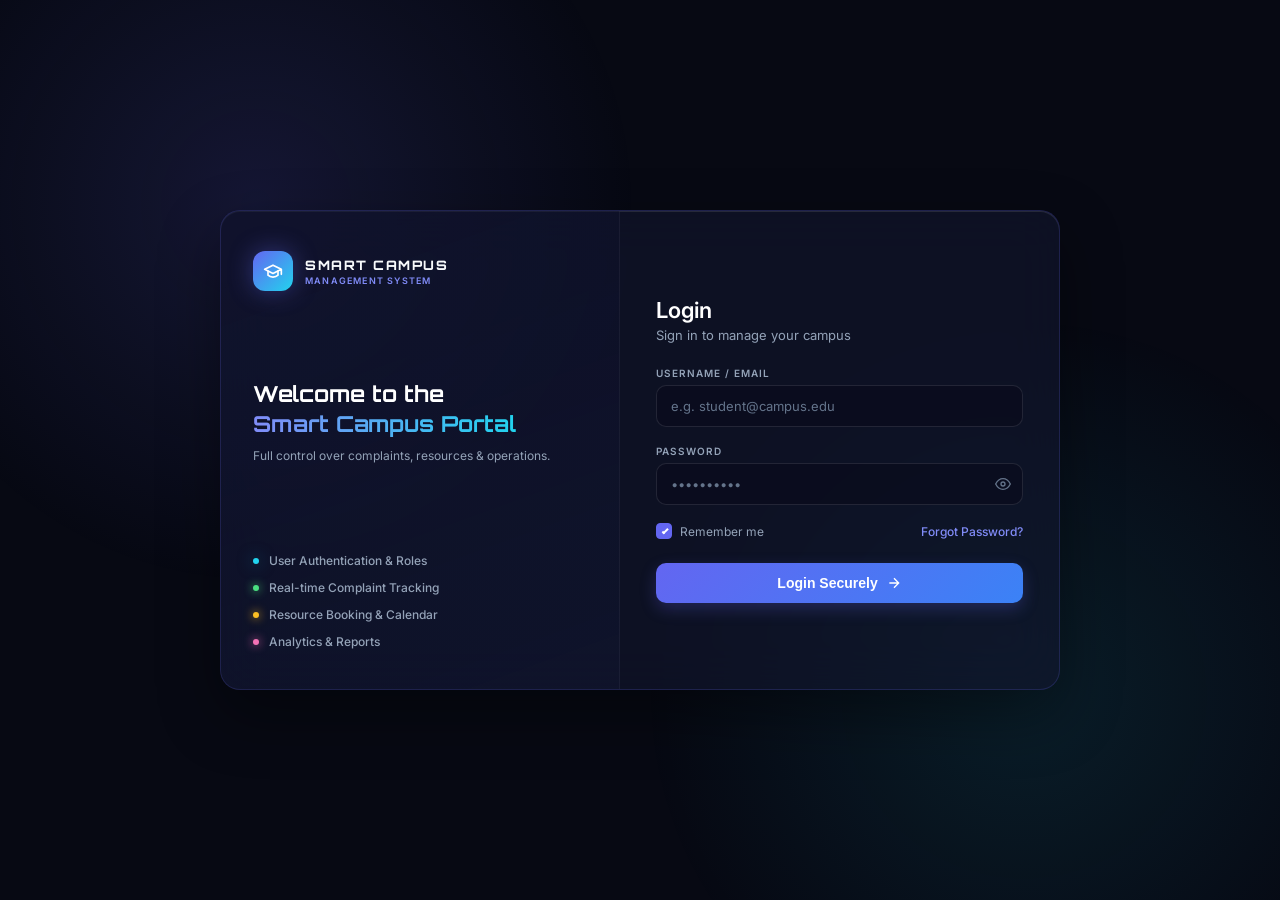
<file: admin/index.html>
<!DOCTYPE html>
<html lang="en" data-theme="dark">

<head>
    <meta charset="UTF-8">
    <meta name="viewport" content="width=device-width, initial-scale=1.0">
    <title>Smart Campus — Portal</title>
    <link rel="stylesheet" href="style.css">
    <link
        href="https://fonts.googleapis.com/css2?family=Orbitron:wght@400;600;800&family=Inter:wght@300;400;500;600&family=JetBrains+Mono:wght@400;500&display=swap"
        rel="stylesheet">
</head>

<body>
    <!-- Feature: Application Wrapper and Sidebar Navigation -->
    <div id="app">
        <aside class="sidebar">
            <div class="sidebar-logo">
                <div class="sidebar-logo-icon">🎓</div>
                <div>
                    <div class="sidebar-logo-text">Smart Campus</div>
                    <div class="sidebar-logo-sub">ADMIN PORTAL</div>
                </div>
            </div>
            <nav class="sidebar-nav">
                <div class="nav-section-label">Overview</div>
                <div class="nav-item active" onclick="showPage('dashboard',this)">
                    <span class="nav-icon">🏠</span><span>Home</span>
                </div>
                <div class="nav-section-label">Management</div>
                <div class="nav-item" onclick="showPage('complaints',this)">
                    <span class="nav-icon">📋</span><span>Complaint Management</span>
                    <span class="nav-badge" id="admin-sidebar-complaint-badge" style="display: none;"></span>
                </div>
                <div class="nav-item" onclick="showPage('resources',this)">
                    <span class="nav-icon">🏛️</span><span>Resource Management</span>
                </div>
                <div class="nav-item" onclick="showPage('approvals',this)">
                    <span class="nav-icon">✅</span><span>Booking Approval</span>
                    <span class="nav-badge" id="admin-sidebar-booking-badge" style="display: none;"></span>
                </div>
                <div class="nav-section-label">Analytics</div>
                <div class="nav-item" onclick="showPage('statistics',this)">
                    <span class="nav-icon">📊</span><span>View Statistics</span>
                </div>
                <div class="nav-item" onclick="showPage('notifications',this)">
                    <span class="nav-icon">🔔</span><span>Notifications</span>
                    <span class="nav-badge" id="admin-sidebar-notif-badge" style="display: none;"></span>
                </div>
                <div class="nav-section-label">System</div>
                <div class="nav-item" onclick="showPage('users',this)">
                    <span class="nav-icon">👥</span><span>User Management</span>
                </div>
                <div class="nav-item" onclick="showPage('settings',this)">
                    <span class="nav-icon">⚙️</span><span>Settings</span>
                </div>
            </nav>
            <div class="sidebar-bottom">
                <div class="admin-avatar">A</div>
                <div class="admin-info">
                    <div class="admin-name">Admin User</div>
                    <div class="admin-role">● Super Admin</div>
                </div>
                <div class="logout-btn tooltip" data-tip="Logout" onclick="doLogout()">⏻</div>
            </div>
        </aside>

        <!-- Feature: Top Header with Search and Theme Toggle -->
        <header class="header">
            <div class="header-title" id="header-title">DASHBOARD</div>
            <div class="header-search">
                <span style="color:var(--text3);font-size:14px">🔍</span>
                <input type="text" placeholder="Search complaints, resources..." id="global-search">
            </div>
            <div class="header-actions">
                <div class="header-btn tooltip" data-tip="Notifications" onclick="showPage('notifications',null)">
                    🔔 <span class="badge" id="header-notif-badge" style="display: none;"></span>
                </div>
                <div class="header-btn tooltip" data-tip="Settings" onclick="showPage('settings',null)">⚙️</div>
                <div class="theme-toggle" onclick="toggleTheme()">
                    <span id="theme-icon">🌙</span>
                    <div class="toggle-track" id="toggle-track">
                        <div class="toggle-thumb" id="toggle-thumb"></div>
                    </div>
                    <span id="theme-label">Dark</span>
                </div>
            </div>
        </header>

        <!-- Feature: Main Content Area -->
        <main class="main">

            <!-- Feature: Dashboard Overview Section -->
            <section class="page active" id="page-dashboard">
                <div class="page-header">
                    <div class="page-header-left">
                        <div class="page-eyebrow">OVERVIEW</div>
                        <div class="page-title">Resource Overview</div>
                        <div class="page-subtitle">Real-time campus operations dashboard</div>
                    </div>
                    <div class="page-actions">
                        <button class="btn btn-secondary btn-sm">📥 Export</button>
                    </div>
                </div>

                <div class="stats-grid">
                    <div class="stat-card scale-in"
                        style="--accent-color:var(--accent);--accent-bg:rgba(99,102,241,0.1);animation-delay:0s">
                        <div class="stat-icon">📋</div>
                        <div class="stat-value" id="admin-stat-total">0</div>
                        <div class="stat-label">Total Complaints</div>
                        <div class="stat-change" id="admin-trend-total" style="color: var(--text3);">● Live Data</div>
                    </div>
                    <div class="stat-card scale-in"
                        style="--accent-color:var(--yellow);--accent-bg:rgba(251,191,36,0.1);animation-delay:0.1s">
                        <div class="stat-icon">⏳</div>
                        <div class="stat-value" id="admin-stat-pending">0</div>
                        <div class="stat-label">Pending</div>
                        <div class="stat-change" id="admin-trend-pending" style="color: var(--text3);">● Live Data</div>
                    </div>
                    <div class="stat-card scale-in"
                        style="--accent-color:var(--green);--accent-bg:rgba(74,222,128,0.1);animation-delay:0.2s">
                        <div class="stat-icon">✅</div>
                        <div class="stat-value" id="admin-stat-resolved">0</div>
                        <div class="stat-label">Resolved</div>
                        <div class="stat-change" id="admin-trend-resolved" style="color: var(--text3);">● Live Data</div>
                    </div>
                    <div class="stat-card scale-in"
                        style="--accent-color:var(--red);--accent-bg:rgba(248,113,113,0.1);animation-delay:0.3s">
                        <div class="stat-icon">🏛️</div>
                        <div class="stat-value" id="admin-stat-bookings">0</div>
                        <div class="stat-label">Active Bookings</div>
                        <div class="stat-change" id="admin-trend-bookings" style="color: var(--text3);">● Live Data</div>
                    </div>
                </div>

                <div class="grid-2-1" style="margin-bottom:16px">
                    <div style="display:flex;flex-direction:column;gap:16px">
                        <div class="card">
                            <div class="card-title">Complaint Visualization</div>
                            <div style="display:flex;gap:24px;align-items:center">
                                <div style="position:relative;flex-shrink:0">
                                    <div class="donut-chart">
                                        <div class="donut-center"><span>53</span></div>
                                    </div>
                                </div>
                                <div class="donut-legend" style="flex:1">
                                    <div class="legend-item">
                                        <div class="legend-dot" style="background:var(--accent)"></div>Computer (35%)
                                    </div>
                                    <div class="legend-item">
                                        <div class="legend-dot" style="background:var(--cyan)"></div>Solar Lab (25%)
                                    </div>
                                    <div class="legend-item">
                                        <div class="legend-dot" style="background:var(--yellow)"></div>Classroom (20%)
                                    </div>
                                    <div class="legend-item">
                                        <div class="legend-dot" style="background:var(--pink)"></div>Projectors (20%)
                                    </div>
                                </div>
                            </div>
                        </div>
                        <div class="card">
                            <div class="card-title">Trend Chart</div>
                            <canvas id="trendChart" height="130"></canvas>
                        </div>
                    </div>

                    <div class="card" style="max-height:420px;overflow-y:auto">
                        <div class="card-title">Activity Feed <span
                                style="float:right;font-size:11px;color:var(--green);cursor:pointer">Live ●</span></div>
                        <div class="activity-list" id="activity-list"></div>
                    </div>
                </div>

                <div class="card" style="margin-bottom:16px">
                    <div class="card-title">System Updates in Progress</div>
                    <div id="progress-bars"></div>
                    <div class="live-feed">
                        <div class="live-feed-label">
                            <div class="live-dot"></div>Live Data Feed
                        </div>
                        <div class="live-text" id="live-text"></div>
                    </div>
                </div>
            </section>

            <!-- Feature: Complaint Management Interface -->
            <section class="page" id="page-complaints">
                <div class="page-header">
                    <div class="page-header-left">
                        <div class="page-eyebrow">COMPLAINTS</div>
                        <div class="page-title">Complaint Management</div>
                        <div class="page-subtitle" id="complaint-type-text">Showing all complaints</div>
                    </div>
                    <div class="page-actions">
                        <button class="btn btn-secondary btn-sm">📥 Export CSV</button>
                        <button class="btn btn-primary btn-sm" onclick="openModal('add-complaint-modal')">+ New
                            Complaint</button>
                    </div>
                </div>
                <div class="card">
                    <div class="filter-bar">
                        <div class="filter-search">
                            <span style="color:var(--text3)">🔍</span>
                            <input type="text" placeholder="Search by Complaint ID, resource..." id="complaint-search"
                                oninput="filterComplaints()">
                        </div>
                        <select class="filter-select" id="filter-category" onchange="filterComplaints()">
                            <option value="">All Categories</option>
                            <option>Computer</option>
                            <option>Classroom</option>
                            <option>Projector</option>
                            <option>3D Printer</option>
                            <option>Equipment</option>
                        </select>
                        <select class="filter-select" id="filter-status" onchange="filterComplaints()">
                            <option value="">All Statuses</option>
                            <option>Open</option>
                            <option>Assigned</option>
                            <option>Resolved</option>
                            <option>Escalated</option>
                            <option>Closed</option>
                        </select>
                        <select class="filter-select" id="filter-priority" onchange="filterComplaints()">
                            <option value="">All Priorities</option>
                            <option>High</option>
                            <option>Medium</option>
                            <option>Low</option>
                        </select>
                        <button class="btn btn-secondary btn-sm" onclick="resetFilters()">✕ Clear</button>
                    </div>
                    <div class="table-wrapper">
                        <table id="complaints-table">
                            <thead>
                                <tr>
                                    <th>Complaint ID</th>
                                    <th>Date & Time</th>
                                    <th>Type</th>
                                    <th>Resource</th>
                                    <th>Location</th>
                                    <th>Priority</th>
                                    <th>Status</th>
                                    <th>Actions</th>
                                </tr>
                            </thead>
                            <tbody id="complaints-tbody"></tbody>
                        </table>
                    </div>
                    <div class="pagination">
                        <div class="page-info" id="complaint-count"></div>
                        <div class="page-btn" onclick="changePage(-1)">‹</div>
                        <div class="page-btn active">1</div>
                        <div class="page-btn">2</div>
                        <div class="page-btn">3</div>
                        <div class="page-btn" onclick="changePage(1)">›</div>
                    </div>
                </div>
            </section>

            <!-- Feature: Resource Management Interface -->
            <section class="page" id="page-resources">
                <div class="page-header">
                    <div class="page-header-left">
                        <div class="page-eyebrow">RESOURCES</div>
                        <div class="page-title">Resource Management</div>
                        <div class="page-subtitle">Manage classrooms, labs, and equipment</div>
                    </div>
                    <div class="page-actions">
                        <button class="btn btn-secondary btn-sm">📊 Usage Report</button>
                        <button class="btn btn-primary btn-sm">+ Add Resource</button>
                    </div>
                </div>
                <div class="grid-2" style="margin-bottom:16px">
                    <div class="card">
                        <div class="cal-header">
                            <h3 id="cal-month-year">June 2026</h3>
                            <div style="display:flex;gap:12px;align-items:center">
                                <select class="filter-select" style="font-size:11px;padding:5px 8px">
                                    <option>All Resources</option>
                                    <option>Lab 1</option>
                                    <option>Projectors</option>
                                    <option>Lab 4</option>
                                </select>
                                <div class="cal-nav">
                                    <button class="cal-nav-btn" onclick="calNav(-1)">‹</button>
                                    <button class="cal-nav-btn" onclick="calNav(1)">›</button>
                                </div>
                            </div>
                        </div>
                        <div class="cal-grid" id="cal-grid"></div>
                    </div>
                    <div class="card">
                        <div class="card-title">Network / Transmission Status</div>
                        <canvas id="transmissionChart" height="180"></canvas>
                    </div>
                </div>
                <div id="admin-resources-container" style="display:flex;flex-direction:column;gap:16px;margin-bottom:16px;">
                </div>               
                <div class="grid-2">
                <div class="card">
                <div class="card-title">⚡ Quick Actions</div>
                <div style="display:grid;grid-template-columns:repeat(2,1fr);gap:12px">
                    <button class="btn btn-primary">
                        ➕ Add Resource
                    </button>
                    <button class="btn btn-secondary" onclick="showPage('complaints', null)">
                        📋 Complaints
                    </button>
                    <button class="btn btn-secondary" onclick="showPage('approvals', null)">
                        ✅ Booking Approval
                    </button>
                    <button class="btn btn-secondary" onclick="showPage('users', null)">
                        👥 Users
                    </button>
                    <button class="btn btn-secondary" onclick="showPage('notifications', null)">
                        🔔 Notifications
                    </button>
                    <button class="btn btn-secondary">
                        📊 Export Report
                    </button>
                </div>
            </div>
                    <div class="card">
                        <div style="display:flex;align-items:center;justify-content:space-between;margin-bottom:14px">
                            <div class="card-title" style="margin:0">PDF Generator</div>
                            <button class="btn btn-primary btn-sm" onclick="alert('PDF report generated!')">📄 Generate
                                PDF</button>
                        </div>
                        <div
                            style="background:var(--bg3);border:1px solid var(--border);border-radius:10px;padding:16px">
                            <canvas id="pdfPreviewChart" height="100"></canvas>
                            <div style="text-align:center;font-size:11px;color:var(--text3);margin-top:8px">Campus
                                Resource Utilization (Quarterly)</div>
                        </div>
                    </div>
                </div>
            </section>

            <!-- Feature: Booking Approvals Interface -->
            <section class="page" id="page-approvals">
                <div class="page-header">
                    <div class="page-header-left">
                        <div class="page-eyebrow">APPROVALS</div>
                        <div class="page-title">Booking Approval</div>
                        <div class="page-subtitle">Review and manage booking requests</div>
                    </div>
                </div>
                <div class="card">
                    <div class="table-wrapper">
                        <table>
                            <thead>
                                <tr>
                                    <th>Request ID</th>
                                    <th>Student</th>
                                    <th>Resource</th>
                                    <th>Date</th>
                                    <th>Time Slot</th>
                                    <th>Purpose</th>
                                    <th>Status</th>
                                    <th>Actions</th>
                                </tr>
                            </thead>
                            <tbody id="approvals-tbody"></tbody>
                        </table>
                    </div>
                </div>
            </section>

            <!-- Feature: Statistics and Analytics Dashboard -->
            <section class="page" id="page-statistics">
                <div class="page-header">
                    <div class="page-header-left">
                        <div class="page-eyebrow">ANALYTICS</div>
                        <div class="page-title">View Statistics</div>
                        <div class="page-subtitle">Comprehensive campus analytics</div>
                    </div>
                    <div class="page-actions">
                        <button class="btn btn-secondary btn-sm">📅 Last 30 Days</button>
                        <button class="btn btn-primary btn-sm">📥 Export Report</button>
                    </div>
                </div>
                <div class="stats-grid" style="margin-bottom:20px">
                    <div class="stat-card" style="--accent-color:var(--accent);--accent-bg:rgba(99,102,241,0.1)">
                        <div class="stat-icon">📈</div>
                        <div class="stat-value">94%</div>
                        <div class="stat-label">Resolution Rate</div>
                        <div class="stat-change up">↑ 6% vs last month</div>
                    </div>
                    <div class="stat-card" style="--accent-color:var(--cyan);--accent-bg:rgba(34,211,238,0.1)">
                        <div class="stat-icon">⚡</div>
                        <div class="stat-value">2.4h</div>
                        <div class="stat-label">Avg Response Time</div>
                        <div class="stat-change up">↓ 0.8h improved</div>
                    </div>
                    <div class="stat-card" style="--accent-color:var(--yellow);--accent-bg:rgba(251,191,36,0.1)">
                        <div class="stat-icon">⭐</div>
                        <div class="stat-value">4.7</div>
                        <div class="stat-label">Satisfaction Score</div>
                        <div class="stat-change up">↑ 0.2 this quarter</div>
                    </div>
                    <div class="stat-card" style="--accent-color:var(--green);--accent-bg:rgba(74,222,128,0.1)">
                        <div class="stat-icon">👥</div>
                        <div class="stat-value">284</div>
                        <div class="stat-label">Active Users</div>
                        <div class="stat-change up">↑ 18 new this week</div>
                    </div>
                </div>
                <div class="grid-2">
                    <div class="card">
                        <div class="card-title">Monthly Complaints Overview</div><canvas id="statsBarChart"
                            height="180"></canvas>
                    </div>
                    <div class="card">
                        <div class="card-title">Category Distribution</div><canvas id="statsPieChart"
                            height="180"></canvas>
                    </div>
                </div>
            </section>

            <!-- Feature: Notifications Interface -->
            <section class="page" id="page-notifications">
                <div class="page-header">
                    <div class="page-header-left">
                        <div class="page-eyebrow">ALERTS</div>
                        <div class="page-title">Notifications</div>
                        <div class="page-subtitle">Stay updated on campus activity</div>
                    </div>
                    <div class="page-actions">
                        <button class="btn btn-secondary btn-sm" onclick="markAllRead()">✓ Mark All Read</button>
                    </div>
                </div>
                <div id="notif-list"></div>
            </section>

            <!-- Feature: User Management Interface -->
            <section class="page" id="page-users">
                <div class="page-header">
                    <div class="page-header-left">
                        <div class="page-eyebrow">MANAGEMENT</div>
                        <div class="page-title">User Management</div>
                        <div class="page-subtitle">Students, staff, and administrators</div>
                    </div>
                    <div class="page-actions">
                        <button class="btn btn-primary btn-sm" onclick="openModal('add-user-modal')">+ Add User</button>
                    </div>
                </div>
                <div class="card">
                    <div class="filter-bar">
                        <div class="filter-search"><span style="color:var(--text3)">🔍</span><input type="text"
                                placeholder="Search users..."></div>
                        <select class="filter-select">
                            <option>All Roles</option>
                            <option>Student</option>
                            <option>Staff</option>
                            <option>Admin</option>
                        </select>
                    </div>
                    <div class="table-wrapper">
                        <table>
                            <thead>
                                <tr>
                                    <th>ID</th>
                                    <th>Name</th>
                                    <th>Email</th>
                                    <th>Role</th>
                                    <th>Joined</th>
                                    <th>Status</th>
                                    <th>Actions</th>
                                </tr>
                            </thead>
                            <tbody id="users-tbody"></tbody>
                        </table>
                    </div>
                </div>
            </section>

            <!-- Feature: System Settings Configuration -->
            <section class="page" id="page-settings">
                <div class="page-header">
                    <div class="page-header-left">
                        <div class="page-eyebrow">SYSTEM</div>
                        <div class="page-title">Settings</div>
                        <div class="page-subtitle">Configure your admin portal</div>
                    </div>
                </div>
                <div class="grid-2">
                    <div class="card">
                        <div class="card-title">Profile Settings</div>
                        <div class="profile-header" style="border:none;padding:0;margin-bottom:16px">
                            <div class="profile-avatar-large">A</div>
                            <div class="profile-info">
                                <div class="profile-name">Admin User</div>
                                <div class="profile-role">● Super Admin</div>
                                <div class="profile-meta"><span>📧 admin@campus.edu</span><span>🏛️ Campus HQ</span>
                                </div>
                            </div>
                        </div>
                        <div class="form-group" style="margin-bottom:12px"><label>DISPLAY NAME</label><input
                                class="form-input" value="Admin User"></div>
                        <div class="form-group" style="margin-bottom:12px"><label>EMAIL</label><input class="form-input"
                                value="admin@campus.edu"></div>
                        <button class="btn btn-primary" style="margin-top:8px">Save Changes</button>
                    </div>
                    <div class="card">
                        <div class="card-title">Notification Preferences</div>
                        <div style="display:flex;flex-direction:column;gap:14px">
                            <div
                                style="display:flex;justify-content:space-between;align-items:center;padding:12px;background:var(--bg3);border-radius:10px">
                                <div>
                                    <div style="font-size:13px;font-weight:500;color:var(--text)">Email Alerts</div>
                                    <div style="font-size:11px;color:var(--text3)">Receive complaint updates via email
                                    </div>
                                </div>
                                <div class="toggle-track on" onclick="this.classList.toggle('on')"
                                    style="cursor:pointer">
                                    <div class="toggle-thumb"></div>
                                </div>
                            </div>
                            <div
                                style="display:flex;justify-content:space-between;align-items:center;padding:12px;background:var(--bg3);border-radius:10px">
                                <div>
                                    <div style="font-size:13px;font-weight:500;color:var(--text)">Push Notifications
                                    </div>
                                    <div style="font-size:11px;color:var(--text3)">Browser notifications for new
                                        complaints</div>
                                </div>
                                <div class="toggle-track" onclick="this.classList.toggle('on')" style="cursor:pointer">
                                    <div class="toggle-thumb"></div>
                                </div>
                            </div>
                            <div
                                style="display:flex;justify-content:space-between;align-items:center;padding:12px;background:var(--bg3);border-radius:10px">
                                <div>
                                    <div style="font-size:13px;font-weight:500;color:var(--text)">Booking Approvals
                                    </div>
                                    <div style="font-size:11px;color:var(--text3)">Alert when new booking needs approval
                                    </div>
                                </div>
                                <div class="toggle-track on" onclick="this.classList.toggle('on')"
                                    style="cursor:pointer">
                                    <div class="toggle-thumb"></div>
                                </div>
                            </div>
                        </div>
                    </div>
                </div>
            </section>

        </main>
    </div>

    <!-- Feature: Modals for System Actions -->
    <div class="modal-overlay" id="add-complaint-modal">
        <div class="modal">
            <div class="modal-header">
                <div class="modal-title">📋 New Complaint</div>
                <button class="modal-close" onclick="closeModal('add-complaint-modal')">✕</button>
            </div>
            <div style="display:flex;flex-direction:column;gap:12px">
                <div class="form-group"><label>STUDENT ID</label><input class="form-input"
                        placeholder="e.g. STU-2024-001"></div>
                <div class="form-group"><label>CATEGORY</label>
                    <select class="form-input">
                        <option>Computer</option>
                        <option>Classroom</option>
                        <option>Projector</option>
                        <option>3D Printer</option>
                        <option>Equipment</option>
                    </select>
                </div>
                <div class="form-group"><label>RESOURCE</label><input class="form-input"
                        placeholder="e.g. Computer Lab 3"></div>
                <div class="form-group"><label>PRIORITY</label>
                    <select class="form-input">
                        <option>Low</option>
                        <option selected>Medium</option>
                        <option>High</option>
                    </select>
                </div>
                <div class="form-group"><label>DESCRIPTION</label><textarea class="form-input" rows="3"
                        placeholder="Describe the issue..."></textarea></div>
                <div style="display:flex;gap:10px;margin-top:4px">
                    <button class="btn btn-primary" style="flex:1" onclick="addComplaint()">Submit Complaint</button>
                    <button class="btn btn-secondary" onclick="closeModal('add-complaint-modal')">Cancel</button>
                </div>
            </div>
        </div>
    </div>

    <div class="modal-overlay" id="book-modal">
        <div class="modal">
            <div class="modal-header">
                <div class="modal-title">📅 Book Resource</div>
                <button class="modal-close" onclick="closeModal('book-modal')">✕</button>
            </div>
            <div style="display:flex;flex-direction:column;gap:12px">
                <div class="form-group"><label>RESOURCE TYPE</label>
                    <select class="form-input">
                        <option>Classroom</option>
                        <option>Computer Lab</option>
                        <option>3D Printer</option>
                        <option>Projector</option>
                        <option>Book Lab</option>
                    </select>
                </div>
                <div class="form-group"><label>DATE</label><input class="form-input" type="date"></div>
                <div class="form-group"><label>TIME SLOT</label>
                    <select class="form-input">
                        <option>08:00–10:00</option>
                        <option>10:00–12:00</option>
                        <option>13:00–15:00</option>
                        <option>15:00–17:00</option>
                    </select>
                </div>
                <div class="form-group"><label>PURPOSE</label><textarea class="form-input" rows="2"
                        placeholder="Purpose of booking..."></textarea></div>
                <div style="display:flex;gap:10px;margin-top:4px">
                    <button class="btn btn-primary" style="flex:1"
                        onclick="closeModal('book-modal');alert('Booking submitted for approval!')">Confirm
                        Booking</button>
                    <button class="btn btn-secondary" onclick="closeModal('book-modal')">Cancel</button>
                </div>
            </div>
        </div>
    </div>
    <div class="modal-overlay" id="add-user-modal">
    <div class="modal">
        <div class="modal-header">
            <div class="modal-title">👥 Add New Student</div>
            <button class="modal-close" onclick="closeModal('add-user-modal')">✕</button>
        </div>
        <div style="display:flex;flex-direction:column;gap:12px">
            <div class="form-group">
                <label>FULL NAME</label>
                <input type="text" id="newUserName" class="form-input" placeholder="e.g. John Doe">
            </div>
            <div class="form-group">
                <label>EMAIL</label>
                <input type="email" id="newUserEmail" class="form-input" placeholder="student@campus.edu">
            </div>
            <div class="form-group">
                <label>ROLL NUMBER</label>
                <div style="display: flex; gap: 8px;">
                    <select id="newUserBranch" class="form-input" style="width: 80px; padding: 12px 8px;">
                        <option value="IT">IT</option>
                        <option value="CS">CS</option>
                        <option value="EE">EE</option>
                        <option value="ME">ME</option>
                        <option value="CE">CE</option>
                    </select>
                    <input type="text" id="newUserYear" class="form-input" placeholder="YY" maxlength="2" style="width: 60px; text-align: center;">
                    <input type="text" id="newUserRollId" class="form-input" placeholder="No." maxlength="3" style="flex: 1;">
                </div>
            </div>
<div class="form-group">
    <label>TEMPORARY PASSWORD</label>
    <div class="password-wrapper">
        <input type="password" id="newUserPassword" class="form-input" placeholder="••••••••">
        <span class="password-toggle" id="toggle-new-user-pass" onclick="togglePassword('newUserPassword', 'toggle-new-user-pass')">👁️</span>
    </div>
</div>
            <div style="display:flex;gap:10px;margin-top:8px">
                <button class="btn btn-primary" style="flex:1" onclick="submitNewUser()">Create User</button>
                <button class="btn btn-secondary" onclick="closeModal('add-user-modal')">Cancel</button>
            </div>
        </div>
    </div>
</div>
    <script src="script.js"></script>
    
</body>

</html>
</file>
<file: admin/style.css>
/* Feature: Global UI Variables and Dark/Light Theme Switching */
:root {
    --bg: #0a0c1a;
    --bg2: #0f1228;
    --bg3: #151835;
    --card: #131630;
    --border: rgba(99, 102, 241, 0.18);
    --border2: rgba(99, 102, 241, 0.35);
    --accent: #6366f1;
    --accent2: #818cf8;
    --cyan: #22d3ee;
    --green: #4ade80;
    --yellow: #fbbf24;
    --red: #f87171;
    --pink: #f472b6;
    --text: #e2e8f0;
    --text2: #94a3b8;
    --text3: #64748b;
    --glow: 0 0 20px rgba(99, 102, 241, 0.35);
    --glow2: 0 0 40px rgba(34, 211, 238, 0.2);
    --sidebar: 240px;
    --header: 64px;
}

[data-theme="light"] {
    --bg: #f0f2ff;
    --bg2: #e8eaf8;
    --bg3: #dde0f5;
    --card: #ffffff;
    --border: rgba(99, 102, 241, 0.2);
    --border2: rgba(99, 102, 241, 0.4);
    --text: #1e1b4b;
    --text2: #4338ca;
    --text3: #6366f1;
    --glow: 0 4px 20px rgba(99, 102, 241, 0.15);
    --glow2: 0 4px 30px rgba(34, 211, 238, 0.1);
}

*,
*::before,
*::after {
    box-sizing: border-box;
    margin: 0;
    padding: 0;
}

body {
    font-family: 'Inter', sans-serif;
    background: var(--bg);
    color: var(--text);
    min-height: 100vh;
    overflow-x: hidden;
    transition: background 0.4s, color 0.4s;
}

/* Feature: Application Shell Framework Styling */
#app {
    display: block;
    min-height: 100vh;
}

.sidebar {
    position: fixed;
    left: 0;
    top: 0;
    bottom: 0;
    width: var(--sidebar);
    z-index: 100;
    background: linear-gradient(180deg, var(--bg2) 0%, var(--bg) 100%);
    border-right: 1px solid var(--border);
    display: flex;
    flex-direction: column;
    transition: width 0.3s ease;
    overflow: hidden;
}

.sidebar-logo {
    padding: 20px 20px 16px;
    display: flex;
    align-items: center;
    gap: 12px;
    border-bottom: 1px solid var(--border);
    flex-shrink: 0;
}

.sidebar-logo-icon {
    width: 40px;
    height: 40px;
    border-radius: 10px;
    flex-shrink: 0;
    background: linear-gradient(135deg, var(--accent), var(--cyan));
    display: flex;
    align-items: center;
    justify-content: center;
    font-size: 18px;
    box-shadow: var(--glow);
}

.sidebar-logo-text {
    font-family: 'Orbitron', sans-serif;
    font-size: 11px;
    font-weight: 700;
    letter-spacing: 1.5px;
    color: var(--accent2);
    line-height: 1.3;
}

.sidebar-logo-sub {
    font-size: 10px;
    color: var(--text3);
    letter-spacing: 1px;
}

.sidebar-nav {
    flex: 1;
    overflow-y: auto;
    padding: 12px 0;
}

.sidebar-nav::-webkit-scrollbar {
    width: 3px;
}

.sidebar-nav::-webkit-scrollbar-track {
    background: transparent;
}

.sidebar-nav::-webkit-scrollbar-thumb {
    background: var(--border2);
    border-radius: 2px;
}

.nav-section-label {
    font-size: 10px;
    font-weight: 600;
    letter-spacing: 1.5px;
    color: var(--text3);
    text-transform: uppercase;
    padding: 12px 20px 6px;
    white-space: nowrap;
}

.nav-item {
    display: flex;
    align-items: center;
    gap: 12px;
    padding: 10px 20px;
    cursor: pointer;
    border-radius: 0;
    transition: background 0.2s, color 0.2s;
    color: var(--text2);
    font-size: 13px;
    font-weight: 500;
    position: relative;
    white-space: nowrap;
    border-left: 3px solid transparent;
    margin: 1px 0;
}

.nav-item:hover {
    background: rgba(99, 102, 241, 0.08);
    color: var(--text);
}

.nav-item.active {
    background: rgba(99, 102, 241, 0.12);
    color: var(--accent2);
    border-left-color: var(--accent);
}

.nav-item.active::after {
    content: '';
    position: absolute;
    right: 0;
    top: 50%;
    transform: translateY(-50%);
    width: 3px;
    height: 20px;
    background: var(--accent);
    border-radius: 2px 0 0 2px;
}

.nav-icon {
    font-size: 16px;
    flex-shrink: 0;
    width: 20px;
    text-align: center;
}

.nav-badge {
    margin-left: auto;
    background: var(--red);
    color: white;
    font-size: 10px;
    font-weight: 700;
    padding: 2px 6px;
    border-radius: 10px;
    flex-shrink: 0;
}

.sidebar-bottom {
    padding: 16px 20px;
    border-top: 1px solid var(--border);
    display: flex;
    align-items: center;
    gap: 12px;
    flex-shrink: 0;
}

.admin-avatar {
    width: 36px;
    height: 36px;
    border-radius: 10px;
    flex-shrink: 0;
    background: linear-gradient(135deg, var(--accent), var(--pink));
    display: flex;
    align-items: center;
    justify-content: center;
    font-size: 14px;
    font-weight: 700;
    color: white;
}

.admin-info {
    flex: 1;
    min-width: 0;
}

.admin-name {
    font-size: 12px;
    font-weight: 600;
    color: var(--text);
    white-space: nowrap;
    overflow: hidden;
    text-overflow: ellipsis;
}

.admin-role {
    font-size: 10px;
    color: var(--green);
    font-weight: 500;
}

.logout-btn {
    font-size: 16px;
    cursor: pointer;
    color: var(--text3);
    transition: color 0.2s;
    padding: 4px;
}

.logout-btn:hover {
    color: var(--red);
}

.header {
    position: fixed;
    left: var(--sidebar);
    right: 0;
    top: 0;
    height: var(--header);
    background: rgba(10, 12, 26, 0.85);
    backdrop-filter: blur(20px);
    border-bottom: 1px solid var(--border);
    z-index: 90;
    display: flex;
    align-items: center;
    padding: 0 24px;
    gap: 16px;
}

[data-theme="light"] .header {
    background: rgba(240, 242, 255, 0.85);
}

.header-title {
    font-family: 'Orbitron', sans-serif;
    font-size: 14px;
    font-weight: 600;
    color: var(--accent2);
    letter-spacing: 1px;
    flex: 1;
}

.header-search {
    display: flex;
    align-items: center;
    gap: 8px;
    background: var(--bg3);
    border: 1px solid var(--border);
    border-radius: 10px;
    padding: 8px 14px;
    width: 240px;
    transition: border 0.3s;
}

.header-search:focus-within {
    border-color: var(--accent);
}

.header-search input {
    background: none;
    border: none;
    outline: none;
    color: var(--text);
    font-size: 13px;
    font-family: 'Inter', sans-serif;
    width: 100%;
}

.header-search input::placeholder {
    color: var(--text3);
}

.header-actions {
    display: flex;
    align-items: center;
    gap: 12px;
}

.header-btn {
    width: 36px;
    height: 36px;
    border-radius: 10px;
    background: var(--bg3);
    border: 1px solid var(--border);
    display: flex;
    align-items: center;
    justify-content: center;
    cursor: pointer;
    font-size: 16px;
    color: var(--text2);
    transition: background 0.2s, color 0.2s, border 0.2s;
    position: relative;
}

.header-btn:hover {
    background: rgba(99, 102, 241, 0.15);
    color: var(--accent2);
    border-color: var(--accent);
}

.header-btn .badge {
    position: absolute;
    top: -4px;
    right: -4px;
    width: 16px;
    height: 16px;
    border-radius: 50%;
    background: var(--red);
    color: white;
    font-size: 9px;
    font-weight: 700;
    display: flex;
    align-items: center;
    justify-content: center;
}

.theme-toggle {
    display: flex;
    align-items: center;
    gap: 8px;
    background: var(--bg3);
    border: 1px solid var(--border);
    border-radius: 20px;
    padding: 4px 12px;
    cursor: pointer;
    font-size: 13px;
    color: var(--text2);
    transition: all 0.3s;
    user-select: none;
}

.theme-toggle:hover {
    border-color: var(--accent);
    color: var(--text);
}

.toggle-track {
    width: 40px;
    height: 22px;
    border-radius: 11px;
    background: var(--bg);
    border: 1px solid var(--border);
    position: relative;
    transition: background 0.3s;
    flex-shrink: 0;
}

.toggle-track.on {
    background: linear-gradient(135deg, var(--accent), var(--cyan));
}

.toggle-thumb {
    position: absolute;
    top: 2px;
    left: 2px;
    width: 16px;
    height: 16px;
    border-radius: 50%;
    background: white;
    transition: left 0.3s;
    box-shadow: 0 2px 4px rgba(0, 0, 0, 0.3);
}

.toggle-track.on .toggle-thumb {
    left: 20px;
}

.main {
    margin-left: var(--sidebar);
    padding-top: var(--header);
    min-height: 100vh;
}

.page {
    display: none;
    padding: 28px 28px;
    animation: fadeIn 0.3s ease;
}

.page.active {
    display: block;
}

@keyframes fadeIn {
    from {
        opacity: 0;
        transform: translateY(8px);
    }

    to {
        opacity: 1;
        transform: translateY(0);
    }
}

/* Feature: Content and Navigation Block Aesthetics */
.page-header {
    display: flex;
    align-items: flex-start;
    justify-content: space-between;
    margin-bottom: 24px;
}

.page-header-left {}

.page-eyebrow {
    font-size: 11px;
    font-weight: 600;
    letter-spacing: 2px;
    text-transform: uppercase;
    color: var(--cyan);
    margin-bottom: 6px;
}

.page-title {
    font-family: 'Orbitron', sans-serif;
    font-size: 22px;
    font-weight: 700;
    color: var(--text);
}

.page-subtitle {
    font-size: 13px;
    color: var(--text3);
    margin-top: 4px;
}

.page-actions {
    display: flex;
    gap: 10px;
    align-items: center;
}

.btn {
    display: inline-flex;
    align-items: center;
    gap: 8px;
    padding: 9px 18px;
    border-radius: 10px;
    font-size: 13px;
    font-weight: 500;
    cursor: pointer;
    border: 1px solid transparent;
    transition: all 0.2s;
    font-family: 'Inter', sans-serif;
    white-space: nowrap;
}

.btn-primary {
    background: linear-gradient(135deg, var(--accent), var(--cyan));
    color: white;
    border-color: transparent;
}

.btn-primary:hover {
    transform: translateY(-1px);
    box-shadow: 0 6px 20px rgba(99, 102, 241, 0.4);
}

.btn-secondary {
    background: var(--bg3);
    color: var(--text2);
    border-color: var(--border);
}

.btn-secondary:hover {
    border-color: var(--accent);
    color: var(--text);
}

.btn-danger {
    background: rgba(248, 113, 113, 0.1);
    color: var(--red);
    border-color: rgba(248, 113, 113, 0.3);
}

.btn-sm {
    padding: 6px 12px;
    font-size: 12px;
}

/* Feature: Modular Card Interfaces for Page Data */
.card {
    background: var(--card);
    border: 1px solid var(--border);
    border-radius: 16px;
    padding: 20px;
    transition: border 0.3s;
}

.card:hover {
    border-color: var(--border2);
}

.card-title {
    font-size: 13px;
    font-weight: 600;
    color: var(--text2);
    margin-bottom: 16px;
    letter-spacing: 0.3px;
}

.card-title span {
    color: var(--accent2);
}

.stats-grid {
    display: grid;
    grid-template-columns: repeat(4, 1fr);
    gap: 16px;
    margin-bottom: 24px;
}

.stat-card {
    background: var(--card);
    border: 1px solid var(--border);
    border-radius: 16px;
    padding: 20px;
    display: flex;
    flex-direction: column;
    gap: 8px;
    position: relative;
    overflow: hidden;
    transition: transform 0.2s, border 0.3s, box-shadow 0.3s;
}

.stat-card:hover {
    transform: translateY(-2px);
    border-color: var(--border2);
    box-shadow: var(--glow);
}

.stat-card::before {
    content: '';
    position: absolute;
    bottom: -20px;
    right: -20px;
    width: 80px;
    height: 80px;
    border-radius: 50%;
    background: var(--accent-color, var(--accent));
    opacity: 0.06;
    transition: opacity 0.3s;
}

.stat-card:hover::before {
    opacity: 0.12;
}

.stat-icon {
    width: 40px;
    height: 40px;
    border-radius: 10px;
    display: flex;
    align-items: center;
    justify-content: center;
    font-size: 18px;
    background: var(--accent-bg, rgba(99, 102, 241, 0.1));
    margin-bottom: 4px;
}

.stat-value {
    font-family: 'Orbitron', sans-serif;
    font-size: 26px;
    font-weight: 700;
    color: var(--text);
    line-height: 1;
}

.stat-label {
    font-size: 12px;
    color: var(--text3);
}

.stat-change {
    font-size: 11px;
    font-weight: 600;
    display: flex;
    align-items: center;
    gap: 4px;
}

.stat-change.up {
    color: var(--green);
}

.stat-change.down {
    color: var(--red);
}

.grid-2 {
    display: grid;
    grid-template-columns: 1fr 1fr;
    gap: 16px;
}

.grid-3 {
    display: grid;
    grid-template-columns: repeat(3, 1fr);
    gap: 16px;
}

.grid-2-1 {
    display: grid;
    grid-template-columns: 2fr 1fr;
    gap: 16px;
}

.grid-1-2 {
    display: grid;
    grid-template-columns: 1fr 2fr;
    gap: 16px;
}

.chart-area {
    position: relative;
    height: 200px;
    margin-top: 8px;
}

canvas {
    max-width: 100%;
}

/* Feature: Animated Elements for Feed and Indicators */
.activity-list {
    display: flex;
    flex-direction: column;
    gap: 0;
}

.activity-item {
    display: flex;
    gap: 12px;
    padding: 12px 0;
    border-bottom: 1px solid var(--border);
    animation: slideIn 0.3s ease;
}

.activity-item:last-child {
    border-bottom: none;
}

@keyframes slideIn {
    from {
        opacity: 0;
        transform: translateX(-10px);
    }

    to {
        opacity: 1;
        transform: translateX(0);
    }
}

.activity-dot {
    width: 8px;
    height: 8px;
    border-radius: 50;
    flex-shrink: 0;
    margin-top: 5px;
    background: var(--accent);
    box-shadow: 0 0 8px var(--accent);
}

.activity-dot.green {
    background: var(--green);
    box-shadow: 0 0 8px var(--green);
}

.activity-dot.yellow {
    background: var(--yellow);
    box-shadow: 0 0 8px var(--yellow);
}

.activity-dot.red {
    background: var(--red);
    box-shadow: 0 0 8px var(--red);
}

.activity-text {
    font-size: 12px;
    color: var(--text2);
    line-height: 1.5;
}

.activity-text strong {
    color: var(--text);
    font-weight: 600;
}

.activity-time {
    font-size: 11px;
    color: var(--text3);
    margin-top: 2px;
}

.progress-container {
    margin-bottom: 16px;
}

.progress-label {
    display: flex;
    justify-content: space-between;
    margin-bottom: 8px;
    font-size: 12px;
    color: var(--text2);
}

.progress-bar {
    height: 8px;
    background: var(--bg3);
    border-radius: 4px;
    overflow: hidden;
}

.progress-fill {
    height: 100%;
    border-radius: 4px;
    background: linear-gradient(90deg, var(--accent), var(--cyan));
    transition: width 1.5s cubic-bezier(0.4, 0, 0.2, 1);
    position: relative;
    overflow: hidden;
}

.progress-fill::after {
    content: '';
    position: absolute;
    inset: 0;
    background: linear-gradient(90deg, transparent, rgba(255, 255, 255, 0.3), transparent);
    animation: shimmer 2s infinite;
}

@keyframes shimmer {
    0% {
        transform: translateX(-100%);
    }

    100% {
        transform: translateX(100%);
    }
}

/* Feature: Responsive Datatable Rendering */
.table-wrapper {
    overflow-x: auto;
    margin-top: 4px;
}

table {
    width: 100%;
    border-collapse: collapse;
    font-size: 13px;
}

th {
    padding: 10px 14px;
    text-align: left;
    font-size: 11px;
    font-weight: 600;
    letter-spacing: 0.5px;
    color: var(--text3);
    text-transform: uppercase;
    border-bottom: 1px solid var(--border);
    white-space: nowrap;
}

td {
    padding: 11px 14px;
    border-bottom: 1px solid rgba(99, 102, 241, 0.06);
    color: var(--text2);
    vertical-align: middle;
}

tr:last-child td {
    border-bottom: none;
}

tr:hover td {
    background: rgba(99, 102, 241, 0.04);
}

.status-pill {
    display: inline-flex;
    align-items: center;
    gap: 5px;
    padding: 3px 10px;
    border-radius: 20px;
    font-size: 11px;
    font-weight: 600;
}

.status-pill::before {
    content: '';
    width: 5px;
    height: 5px;
    border-radius: 50%;
    background: currentColor;
}

.status-open {
    background: rgba(251, 191, 36, 0.12);
    color: var(--yellow);
}

.status-assigned {
    background: rgba(99, 102, 241, 0.12);
    color: var(--accent2);
}

.status-resolved {
    background: rgba(74, 222, 128, 0.12);
    color: var(--green);
}

.status-escalated {
    background: rgba(248, 113, 113, 0.12);
    color: var(--red);
}

.status-closed {
    background: rgba(100, 116, 139, 0.12);
    color: var(--text3);
}

.priority-high {
    color: var(--red);
    font-weight: 600;
    font-size: 11px;
}

.priority-medium {
    color: var(--yellow);
    font-weight: 600;
    font-size: 11px;
}

.priority-low {
    color: var(--green);
    font-weight: 600;
    font-size: 11px;
}

.filter-bar {
    display: flex;
    gap: 10px;
    margin-bottom: 16px;
    flex-wrap: wrap;
    align-items: center;
}

.filter-select {
    background: var(--bg3);
    border: 1px solid var(--border);
    border-radius: 8px;
    padding: 7px 12px;
    color: var(--text);
    font-size: 13px;
    outline: none;
    cursor: pointer;
    font-family: 'Inter', sans-serif;
    transition: border 0.2s;
}

.filter-select:focus {
    border-color: var(--accent);
}

[data-theme="light"] .filter-select option {
    background: #f0f2ff;
    color: #1e1b4b;
}

.filter-search {
    display: flex;
    align-items: center;
    gap: 8px;
    background: var(--bg3);
    border: 1px solid var(--border);
    border-radius: 8px;
    padding: 7px 12px;
    flex: 1;
    min-width: 200px;
    transition: border 0.2s;
}

.filter-search:focus-within {
    border-color: var(--accent);
}

.filter-search input {
    background: none;
    border: none;
    outline: none;
    color: var(--text);
    font-size: 13px;
    font-family: 'Inter', sans-serif;
    width: 100%;
}

.filter-search input::placeholder {
    color: var(--text3);
}

.pagination {
    display: flex;
    align-items: center;
    gap: 8px;
    justify-content: flex-end;
    margin-top: 16px;
}

.page-info {
    font-size: 12px;
    color: var(--text3);
    flex: 1;
}

.page-btn {
    width: 32px;
    height: 32px;
    border-radius: 8px;
    background: var(--bg3);
    border: 1px solid var(--border);
    color: var(--text2);
    font-size: 12px;
    cursor: pointer;
    display: flex;
    align-items: center;
    justify-content: center;
    transition: all 0.2s;
}

.page-btn:hover,
.page-btn.active {
    background: var(--accent);
    color: white;
    border-color: var(--accent);
}

/* Feature: Display System for Custom Calendar Objects */
.cal-header {
    display: flex;
    align-items: center;
    justify-content: space-between;
    margin-bottom: 16px;
}

.cal-header h3 {
    font-size: 14px;
    font-weight: 600;
    color: var(--text);
}

.cal-nav {
    display: flex;
    gap: 6px;
}

.cal-nav-btn {
    width: 28px;
    height: 28px;
    border-radius: 7px;
    background: var(--bg3);
    border: 1px solid var(--border);
    color: var(--text2);
    cursor: pointer;
    font-size: 12px;
    display: flex;
    align-items: center;
    justify-content: center;
    transition: all 0.2s;
}

.cal-nav-btn:hover {
    border-color: var(--accent);
    color: var(--accent2);
}

.cal-grid {
    display: grid;
    grid-template-columns: repeat(7, 1fr);
    gap: 4px;
}

.cal-day-label {
    text-align: center;
    font-size: 10px;
    font-weight: 600;
    color: var(--text3);
    padding: 4px;
}

.cal-day {
    text-align: center;
    padding: 8px 4px;
    border-radius: 8px;
    font-size: 12px;
    color: var(--text2);
    cursor: pointer;
    transition: all 0.2s;
    position: relative;
}

.cal-day:hover {
    background: rgba(99, 102, 241, 0.1);
    color: var(--text);
}

.cal-day.today {
    background: linear-gradient(135deg, var(--accent), var(--cyan));
    color: white;
    font-weight: 700;
}

.cal-day.has-booking::after {
    content: '';
    position: absolute;
    bottom: 2px;
    left: 50%;
    transform: translateX(-50%);
    width: 4px;
    height: 4px;
    border-radius: 50%;
    background: var(--green);
}

.cal-day.booked::after {
    background: var(--yellow);
}

.cal-day.empty {
    cursor: default;
}

.booking-grid {
    display: grid;
    grid-template-columns: repeat(3, 1fr);
    gap: 14px;
}

.booking-card {
    background: var(--bg3);
    border: 1px solid var(--border);
    border-radius: 12px;
    padding: 16px;
    cursor: pointer;
    transition: all 0.2s;
    position: relative;
    overflow: hidden;
}

.booking-card:hover {
    border-color: var(--border2);
    transform: translateY(-2px);
    box-shadow: var(--glow);
}

.booking-card-type {
    font-size: 10px;
    font-weight: 600;
    letter-spacing: 1px;
    text-transform: uppercase;
    color: var(--cyan);
    margin-bottom: 6px;
}

.booking-card-name {
    font-size: 14px;
    font-weight: 600;
    color: var(--text);
    margin-bottom: 4px;
}

.booking-card-details {
    font-size: 11px;
    color: var(--text3);
}

.booking-available {
    display: flex;
    align-items: center;
    gap: 5px;
    margin-top: 10px;
    font-size: 11px;
}

.avail-dot {
    width: 7px;
    height: 7px;
    border-radius: 50%;
}

.avail-dot.available {
    background: var(--green);
    box-shadow: 0 0 6px var(--green);
}

.avail-dot.busy {
    background: var(--red);
}

.avail-dot.partial {
    background: var(--yellow);
}

.notif-item {
    display: flex;
    gap: 12px;
    padding: 14px;
    background: var(--bg3);
    border: 1px solid var(--border);
    border-radius: 12px;
    margin-bottom: 10px;
    cursor: pointer;
    transition: all 0.2s;
}

.notif-item:hover {
    border-color: var(--border2);
}

.notif-item.unread {
    border-left: 3px solid var(--accent);
}

.notif-icon {
    width: 38px;
    height: 38px;
    border-radius: 10px;
    display: flex;
    align-items: center;
    justify-content: center;
    font-size: 16px;
    flex-shrink: 0;
}

.notif-content {
    flex: 1;
}

.notif-title {
    font-size: 13px;
    font-weight: 600;
    color: var(--text);
    margin-bottom: 3px;
}

.notif-msg {
    font-size: 12px;
    color: var(--text2);
    line-height: 1.5;
}

.notif-time {
    font-size: 11px;
    color: var(--text3);
    margin-top: 4px;
}

.notif-unread-badge {
    width: 8px;
    height: 8px;
    border-radius: 50%;
    background: var(--accent);
    flex-shrink: 0;
    margin-top: 6px;
    box-shadow: 0 0 8px var(--accent);
}

.profile-header {
    display: flex;
    gap: 24px;
    align-items: center;
    background: var(--card);
    border: 1px solid var(--border);
    border-radius: 16px;
    padding: 28px;
    margin-bottom: 20px;
}

.profile-avatar-large {
    width: 80px;
    height: 80px;
    border-radius: 20px;
    flex-shrink: 0;
    background: linear-gradient(135deg, var(--accent), var(--pink));
    display: flex;
    align-items: center;
    justify-content: center;
    font-size: 32px;
    font-weight: 700;
    color: white;
    box-shadow: var(--glow);
}

.profile-info {
    flex: 1;
}

.profile-name {
    font-size: 22px;
    font-weight: 700;
    color: var(--text);
    margin-bottom: 4px;
}

.profile-role {
    font-size: 13px;
    color: var(--green);
    font-weight: 500;
    margin-bottom: 8px;
}

.profile-meta {
    display: flex;
    gap: 20px;
    font-size: 12px;
    color: var(--text3);
}

.profile-meta span {
    display: flex;
    align-items: center;
    gap: 5px;
}

.live-feed {
    background: var(--bg3);
    border: 1px solid var(--border);
    border-radius: 12px;
    padding: 14px 18px;
    font-family: 'JetBrains Mono', monospace;
    font-size: 12px;
    color: var(--green);
    position: relative;
    overflow: hidden;
    margin-top: 16px;
}

.live-feed-label {
    font-size: 10px;
    font-weight: 600;
    letter-spacing: 1.5px;
    text-transform: uppercase;
    color: var(--text3);
    margin-bottom: 6px;
    display: flex;
    align-items: center;
    gap: 6px;
}

.live-dot {
    width: 6px;
    height: 6px;
    border-radius: 50%;
    background: var(--green);
    animation: pulse 1.5s infinite;
}

@keyframes pulse {

    0%,
    100% {
        opacity: 1;
        transform: scale(1);
    }

    50% {
        opacity: 0.5;
        transform: scale(0.8);
    }
}

.live-text {
    overflow: hidden;
    white-space: nowrap;
}

.type-cursor {
    display: inline-block;
    width: 2px;
    height: 1em;
    background: var(--cyan);
    margin-left: 2px;
    vertical-align: text-top;
    animation: blink 1s infinite;
}

@keyframes blink {

    0%,
    50% {
        opacity: 1;
    }

    51%,
    100% {
        opacity: 0;
    }
}

.scale-in {
    animation: scaleIn 0.5s cubic-bezier(0.34, 1.56, 0.64, 1) forwards;
}

@keyframes scaleIn {
    from {
        opacity: 0;
        transform: scale(0.7);
    }

    to {
        opacity: 1;
        transform: scale(1);
    }
}

.donut-chart {
    width: 140px;
    height: 140px;
    border-radius: 50%;
    margin: 0 auto 16px;
    background: conic-gradient(var(--accent) 0deg 126deg,
            var(--cyan) 126deg 216deg,
            var(--yellow) 216deg 288deg,
            var(--pink) 288deg 360deg);
    position: relative;
}

.donut-chart::after {
    content: '';
    position: absolute;
    inset: 28px;
    border-radius: 50%;
    background: var(--card);
}

.donut-center {
    position: absolute;
    inset: 0;
    display: flex;
    align-items: center;
    justify-content: center;
    z-index: 1;
}

.donut-center span {
    font-family: 'Orbitron', sans-serif;
    font-size: 22px;
    font-weight: 700;
    color: var(--text);
}

.donut-legend {
    display: flex;
    flex-direction: column;
    gap: 8px;
    margin-top: 8px;
}

.legend-item {
    display: flex;
    align-items: center;
    gap: 8px;
    font-size: 12px;
    color: var(--text2);
}

.legend-dot {
    width: 8px;
    height: 8px;
    border-radius: 2px;
    flex-shrink: 0;
}

.tooltip {
    position: relative;
}

.tooltip::after {
    content: attr(data-tip);
    position: absolute;
    bottom: 110%;
    left: 50%;
    transform: translateX(-50%);
    background: var(--bg3);
    border: 1px solid var(--border2);
    color: var(--text);
    font-size: 11px;
    padding: 5px 10px;
    border-radius: 6px;
    white-space: nowrap;
    pointer-events: none;
    opacity: 0;
    transition: opacity 0.2s;
}

.tooltip:hover::after {
    opacity: 1;
}

/* Feature: Global Layered Modal Control Elements */
.modal-overlay {
    position: fixed;
    inset: 0;
    z-index: 500;
    background: rgba(0, 0, 0, 0.7);
    backdrop-filter: blur(6px);
    display: flex;
    align-items: center;
    justify-content: center;
    opacity: 0;
    pointer-events: none;
    transition: opacity 0.3s;
}

.modal-overlay.open {
    opacity: 1;
    pointer-events: all;
}

.modal {
    background: var(--card);
    border: 1px solid var(--border2);
    border-radius: 20px;
    padding: 28px;
    width: min(500px, 90vw);
    transform: scale(0.95);
    transition: transform 0.3s;
    box-shadow: 0 0 60px rgba(99, 102, 241, 0.2);
}

.modal-overlay.open .modal {
    transform: scale(1);
}

.modal-header {
    display: flex;
    align-items: center;
    justify-content: space-between;
    margin-bottom: 20px;
}

.modal-title {
    font-size: 16px;
    font-weight: 700;
    color: var(--text);
}

.modal-close {
    width: 30px;
    height: 30px;
    border-radius: 8px;
    background: var(--bg3);
    border: 1px solid var(--border);
    color: var(--text3);
    cursor: pointer;
    display: flex;
    align-items: center;
    justify-content: center;
    transition: all 0.2s;
    font-size: 16px;
}

.modal-close:hover {
    color: var(--red);
    border-color: var(--red);
}

.stats-mini {
    display: flex;
    gap: 8px;
    flex-wrap: wrap;
    margin-top: 8px;
}

.mini-badge {
    font-size: 11px;
    padding: 4px 10px;
    border-radius: 20px;
    font-weight: 600;
}

.main::-webkit-scrollbar {
    width: 5px;
}

.main::-webkit-scrollbar-track {
    background: transparent;
}

.main::-webkit-scrollbar-thumb {
    background: var(--border);
    border-radius: 3px;
}

@media(max-width:900px) {
    :root {
        --sidebar: 64px;
    }

    .sidebar-logo-text,
    .sidebar-logo-sub,
    .nav-section-label,
    .nav-item span,
    .nav-badge,
    .admin-info {
        display: none;
    }

    .nav-item {
        justify-content: center;
        padding: 12px;
    }

    .sidebar-bottom {
        justify-content: center;
    }

    .logout-btn {
        display: none;
    }

    .stats-grid {
        grid-template-columns: repeat(2, 1fr);
    }

    .grid-2,
    .grid-2-1,
    .grid-1-2 {
        grid-template-columns: 1fr;
    }

    .booking-grid {
        grid-template-columns: repeat(2, 1fr);
    }

    .header-search {
        display: none;
    }
}

.password-wrapper {
    position: relative;
    display: flex;
    align-items: center;
    width: 100%;
}

.password-wrapper input {
    width: 100%;
    padding-right: 40px; 
}

.password-toggle {
    position: absolute;
    right: 12px;
    cursor: pointer;
    color: var(--text3);
    font-size: 16px;
    user-select: none;
    transition: color 0.2s;
}

.password-toggle:hover {
    color: var(--accent);
}
</file>
<file: login_frontend/login.css>
/* Feature: Color Variables for Global Authentication Theme */
:root {
    --bg-dark: #070913;
    --card-bg: rgba(18, 22, 45, 0.65);
    --card-border: rgba(99, 102, 241, 0.2);
    --input-bg: rgba(10, 13, 30, 0.8);
    --input-border: rgba(255, 255, 255, 0.1);
    
    --accent: #6366f1;
    --accent-hover: #4f46e5;
    --accent-light: #818cf8;
    
    --cyan: #22d3ee;
    --green: #4ade80;
    --yellow: #fbbf24;
    --red: #f87171;
    --pink: #f472b6;
    
    --text-main: #f8fafc;
    --text-muted: #94a3b8;
    --text-darker: #64748b;
    
    --glow-primary: 0 0 24px rgba(99, 102, 241, 0.4);
    --glow-cyan: 0 0 16px rgba(34, 211, 238, 0.5);
    
    --transition: all 0.3s cubic-bezier(0.4, 0, 0.2, 1);
}

*, *::before, *::after {
    box-sizing: border-box;
    margin: 0;
    padding: 0;
}

body {
    font-family: 'Inter', sans-serif;
    background-color: var(--bg-dark);
    color: var(--text-main);
    min-height: 100vh;
    overflow: hidden;
    -webkit-font-smoothing: antialiased;
}

/* Feature: Animated Gradient Visual Effect Layers */
#login-screen {
    position: fixed;
    inset: 0;
    display: flex;
    align-items: center;
    justify-content: center;
    z-index: 10;
}

.ambient-glow {
    position: absolute;
    width: 60vw;
    height: 60vw;
    background: radial-gradient(circle, rgba(99,102,241,0.15) 0%, rgba(0,0,0,0) 70%);
    top: -20%;
    left: -10%;
    z-index: 1;
    pointer-events: none;
}

.ambient-glow.glow-2 {
    background: radial-gradient(circle, rgba(34,211,238,0.1) 0%, rgba(0,0,0,0) 70%);
    top: auto;
    bottom: -20%;
    left: auto;
    right: -10%;
}

.login-bg-stars {
    position: absolute;
    inset: 0;
    z-index: 2;
    pointer-events: none;
}

.star {
    position: absolute;
    border-radius: 50%;
    background: #fff;
    opacity: 0;
    animation: twinkle var(--d) var(--del) infinite ease-in-out;
}

@keyframes twinkle {
    0%, 100% { opacity: 0; transform: scale(0.5); }
    50% { opacity: var(--op); transform: scale(1); }
}

/* Feature: Core Authentication Interface Logic and Glassmorphism */
.login-card {
    position: relative;
    z-index: 10;
    display: grid;
    grid-template-columns: 1fr 1.1fr;
    width: min(840px, 90vw); 
    min-height: 480px;       
    border-radius: 20px;     
    background: var(--card-bg);
    backdrop-filter: blur(24px);
    -webkit-backdrop-filter: blur(24px);
    border: 1px solid var(--card-border);
    box-shadow: 0 24px 60px rgba(0, 0, 0, 0.4), 
                inset 0 1px 0 rgba(255, 255, 255, 0.1);
    overflow: hidden;
    
    animation: cardEntrance 0.8s cubic-bezier(0.16, 1, 0.3, 1) forwards,
               loginFloat 6s ease-in-out 0.8s infinite;
}

@keyframes cardEntrance {
    from { opacity: 0; transform: translateY(30px) scale(0.98); }
    to { opacity: 1; transform: translateY(0) scale(1); }
}

@keyframes loginFloat {
    0%, 100% { transform: translateY(0); }
    50% { transform: translateY(-8px); }
}

.login-left {
    background: linear-gradient(160deg, rgba(14, 16, 42, 0.5) 0%, rgba(20, 25, 59, 0.3) 100%);
    padding: 40px 32px;
    display: flex;
    flex-direction: column;
    justify-content: space-between;
    border-right: 1px solid rgba(255, 255, 255, 0.05);
}

.login-logo {
    display: flex;
    align-items: center;
    gap: 12px;
}

.login-logo-icon {
    width: 40px; 
    height: 40px;
    border-radius: 12px;
    background: linear-gradient(135deg, var(--accent), var(--cyan));
    display: flex;
    align-items: center;
    justify-content: center;
    box-shadow: var(--glow-primary);
    color: white;
}

.login-logo-icon svg { width: 20px; height: 20px; }

.login-logo-text {
    font-family: 'Orbitron', sans-serif;
    font-size: 13px; 
    font-weight: 800;
    letter-spacing: 1.5px;
    color: var(--text-main);
    text-transform: uppercase;
}

.login-logo-sub {
    font-size: 9px;
    color: var(--accent-light);
    letter-spacing: 1.2px;
    margin-top: 2px;
    font-weight: 600;
}

.hero-text-wrapper { margin-top: 1.5rem; }

.login-title {
    font-family: 'Orbitron', sans-serif;
    font-size: 22px; 
    font-weight: 700;
    color: white;
    line-height: 1.35;
    margin-bottom: 8px;
}

.login-title span {
    background: linear-gradient(to right, var(--accent-light), var(--cyan));
    -webkit-background-clip: text;
    -webkit-text-fill-color: transparent;
}

.login-subtitle { font-size: 12px; color: var(--text-muted); line-height: 1.5; }

.login-features { display: flex; flex-direction: column; gap: 12px; margin-top: 1.5rem;}

.login-feature {
    display: flex;
    align-items: center;
    gap: 10px;
    font-size: 12px; 
    color: var(--text-muted);
    font-weight: 500;
}

.login-feature-dot {
    width: 6px;
    height: 6px;
    border-radius: 50%;
}
.login-feature-dot.cyan { background: var(--cyan); box-shadow: var(--glow-cyan); }
.login-feature-dot.green { background: var(--green); box-shadow: 0 0 10px var(--green); }
.login-feature-dot.yellow { background: var(--yellow); box-shadow: 0 0 10px var(--yellow); }
.login-feature-dot.pink { background: var(--pink); box-shadow: 0 0 10px var(--pink); }


.login-right {
    padding: 40px 36px; 
    display: flex;
    flex-direction: column;
    justify-content: center;
}

.form-header { margin-bottom: 24px; } 
.form-header h2 { font-size: 22px; font-weight: 600; color: white; margin-bottom: 4px; }
.form-header p { font-size: 13px; color: var(--text-muted); }

.form-group { margin-bottom: 18px; position: relative; } 

.form-group label {
    display: block;
    font-size: 10px;
    font-weight: 600;
    color: var(--text-muted);
    letter-spacing: 1px;
    margin-bottom: 6px;
    text-transform: uppercase;
}

.form-input {
    width: 100%;
    background: var(--input-bg);
    border: 1px solid var(--input-border);
    border-radius: 10px;
    padding: 12px 14px; 
    color: white;
    font-size: 13px;    
    font-family: inherit;
    transition: var(--transition);
}

.form-input::placeholder { color: var(--text-darker); }

.form-input:focus {
    outline: none;
    border-color: var(--accent);
    background: rgba(14, 18, 42, 0.9);
    box-shadow: 0 0 0 3px rgba(99, 102, 241, 0.15);
}

.password-wrapper { position: relative; }
.password-wrapper input { padding-right: 40px; }
.password-toggle {
    position: absolute;
    right: 12px;
    top: 50%;
    transform: translateY(-50%);
    background: none;
    border: none;
    color: var(--text-darker);
    cursor: pointer;
    transition: var(--transition);
    display: flex;
    align-items: center;
    justify-content: center;
}
.password-toggle svg { width: 16px; height: 16px; } 
.password-toggle:hover { color: var(--cyan); }

.form-actions {
    display: flex;
    justify-content: space-between;
    align-items: center;
    margin-bottom: 24px;
}

.login-check {
    display: flex;
    align-items: center;
    gap: 8px;
    font-size: 12px;
    color: var(--text-muted);
    cursor: pointer;
    user-select: none;
}
.login-check input { display: none; }
.checkmark {
    width: 16px;
    height: 16px;
    border-radius: 4px;
    border: 1px solid var(--input-border);
    background: var(--input-bg);
    display: flex;
    align-items: center;
    justify-content: center;
    transition: var(--transition);
}
.login-check input:checked ~ .checkmark {
    background: var(--accent);
    border-color: var(--accent);
}
.login-check input:checked ~ .checkmark::after {
    content: '';
    width: 3px;
    height: 7px;
    border: solid white;
    border-width: 0 2px 2px 0;
    transform: rotate(45deg) translateY(-1px);
}

.forgot {
    font-size: 12px;
    color: var(--accent-light);
    cursor: pointer;
    font-weight: 500;
    position: relative;
    z-index: 20; 
    transition: var(--transition);
}
.forgot:hover { color: var(--cyan); text-decoration: underline; }

.btn-primary {
    width: 100%;
    background: linear-gradient(135deg, var(--accent), #3b82f6);
    border: none;
    border-radius: 10px;
    padding: 12px; 
    color: white;
    font-size: 14px; 
    font-weight: 600;
    cursor: pointer;
    transition: var(--transition);
    display: flex;
    align-items: center;
    justify-content: center;
    gap: 8px;
    box-shadow: 0 6px 16px rgba(99, 102, 241, 0.25);
}

.btn-primary svg { width: 16px; height: 16px; }

.btn-primary:hover {
    transform: translateY(-2px);
    box-shadow: 0 10px 24px rgba(99, 102, 241, 0.4);
    background: linear-gradient(135deg, var(--accent-hover), #2563eb);
}

/* Feature: Multi-step OTP and Reset Styling Structures */
.forgot-modal {
    position: fixed;
    inset: 0;
    background: rgba(4, 5, 11, 0.85);
    backdrop-filter: blur(12px);
    -webkit-backdrop-filter: blur(12px);
    display: flex;
    justify-content: center;
    align-items: center;
    z-index: 9999;
    opacity: 0;
    visibility: hidden;
    pointer-events: none; 
    transition: all 0.4s cubic-bezier(0.16, 1, 0.3, 1);
}

.forgot-modal.show {
    opacity: 1;
    visibility: visible;
    pointer-events: auto; 
}

.forgot-box {
    width: min(400px, 90vw); 
    background: var(--card-bg);
    border: 1px solid var(--card-border);
    padding: 32px; 
    border-radius: 20px;
    box-shadow: 0 30px 60px rgba(0, 0, 0, 0.5);
    transform: translateY(20px) scale(0.95);
    transition: all 0.4s cubic-bezier(0.16, 1, 0.3, 1);
}

.forgot-modal.show .forgot-box {
    transform: translateY(0) scale(1);
}

.forgot-box h2 { text-align: center; margin-bottom: 6px; font-size: 20px; color: white; }
.forgot-box p { text-align: center; margin-bottom: 20px; font-size: 13px; color: var(--text-muted); }

.step-indicator { display: flex; gap: 8px; justify-content: center; margin-bottom: 24px; }
.step-dot {
    width: 28px;
    height: 4px;
    border-radius: 2px;
    background: var(--input-border);
    transition: var(--transition);
}
.step-dot.active { background: var(--cyan); box-shadow: var(--glow-cyan); }

.modal-step {
    display: none;
    animation: fadeIn 0.4s ease forwards;
}
.modal-step.active { display: block; }

@keyframes fadeIn {
    from { opacity: 0; transform: translateY(10px); }
    to { opacity: 1; transform: translateY(0); }
}

.msg-box {
    padding: 10px;
    border-radius: 8px;
    font-size: 12px;
    text-align: center;
    margin-bottom: 16px;
    font-weight: 500;
}
.msg-box.success { background: rgba(74, 222, 128, 0.1); color: var(--green); border: 1px solid rgba(74, 222, 128, 0.2); }
.msg-box.error { background: rgba(248, 113, 113, 0.1); color: var(--red); border: 1px solid rgba(248, 113, 113, 0.2); }
.hidden { display: none !important; }

.otp-container { display: flex; gap: 8px; justify-content: center; }
.otp-digit {
    width: 44px; 
    height: 52px; 
    background: var(--input-bg);
    border: 1px solid var(--input-border);
    border-radius: 10px;
    text-align: center;
    font-size: 22px; 
    font-weight: 700;
    color: white;
    font-family: 'JetBrains Mono', monospace;
    transition: var(--transition);
}
.otp-digit:focus {
    border-color: var(--cyan);
    background: rgba(14, 18, 42, 0.9);
    box-shadow: 0 0 0 3px rgba(34, 211, 238, 0.15);
    transform: translateY(-4px);
}

.cancel-btn {
    background: transparent;
    border: 1px solid var(--input-border);
    color: var(--text-muted);
    padding: 12px;
    border-radius: 10px;
    cursor: pointer;
    font-weight: 600;
    transition: var(--transition);
    margin-top: 12px;
}
.cancel-btn:hover { border-color: var(--red); color: var(--red); background: rgba(248, 113, 113, 0.05); }

.w-full { width: 100%; }
.mt-3 { margin-top: 16px; }
.text-center { text-align: center; display: block; }

@media(max-width: 860px) {
    .login-card { grid-template-columns: 1fr; width: min(440px, 92vw); min-height: auto;}
    .login-left { display: none; }
    .login-right { padding: 40px 32px; }
    .otp-digit { width: 40px; height: 48px; font-size: 20px;}
}
</file>
